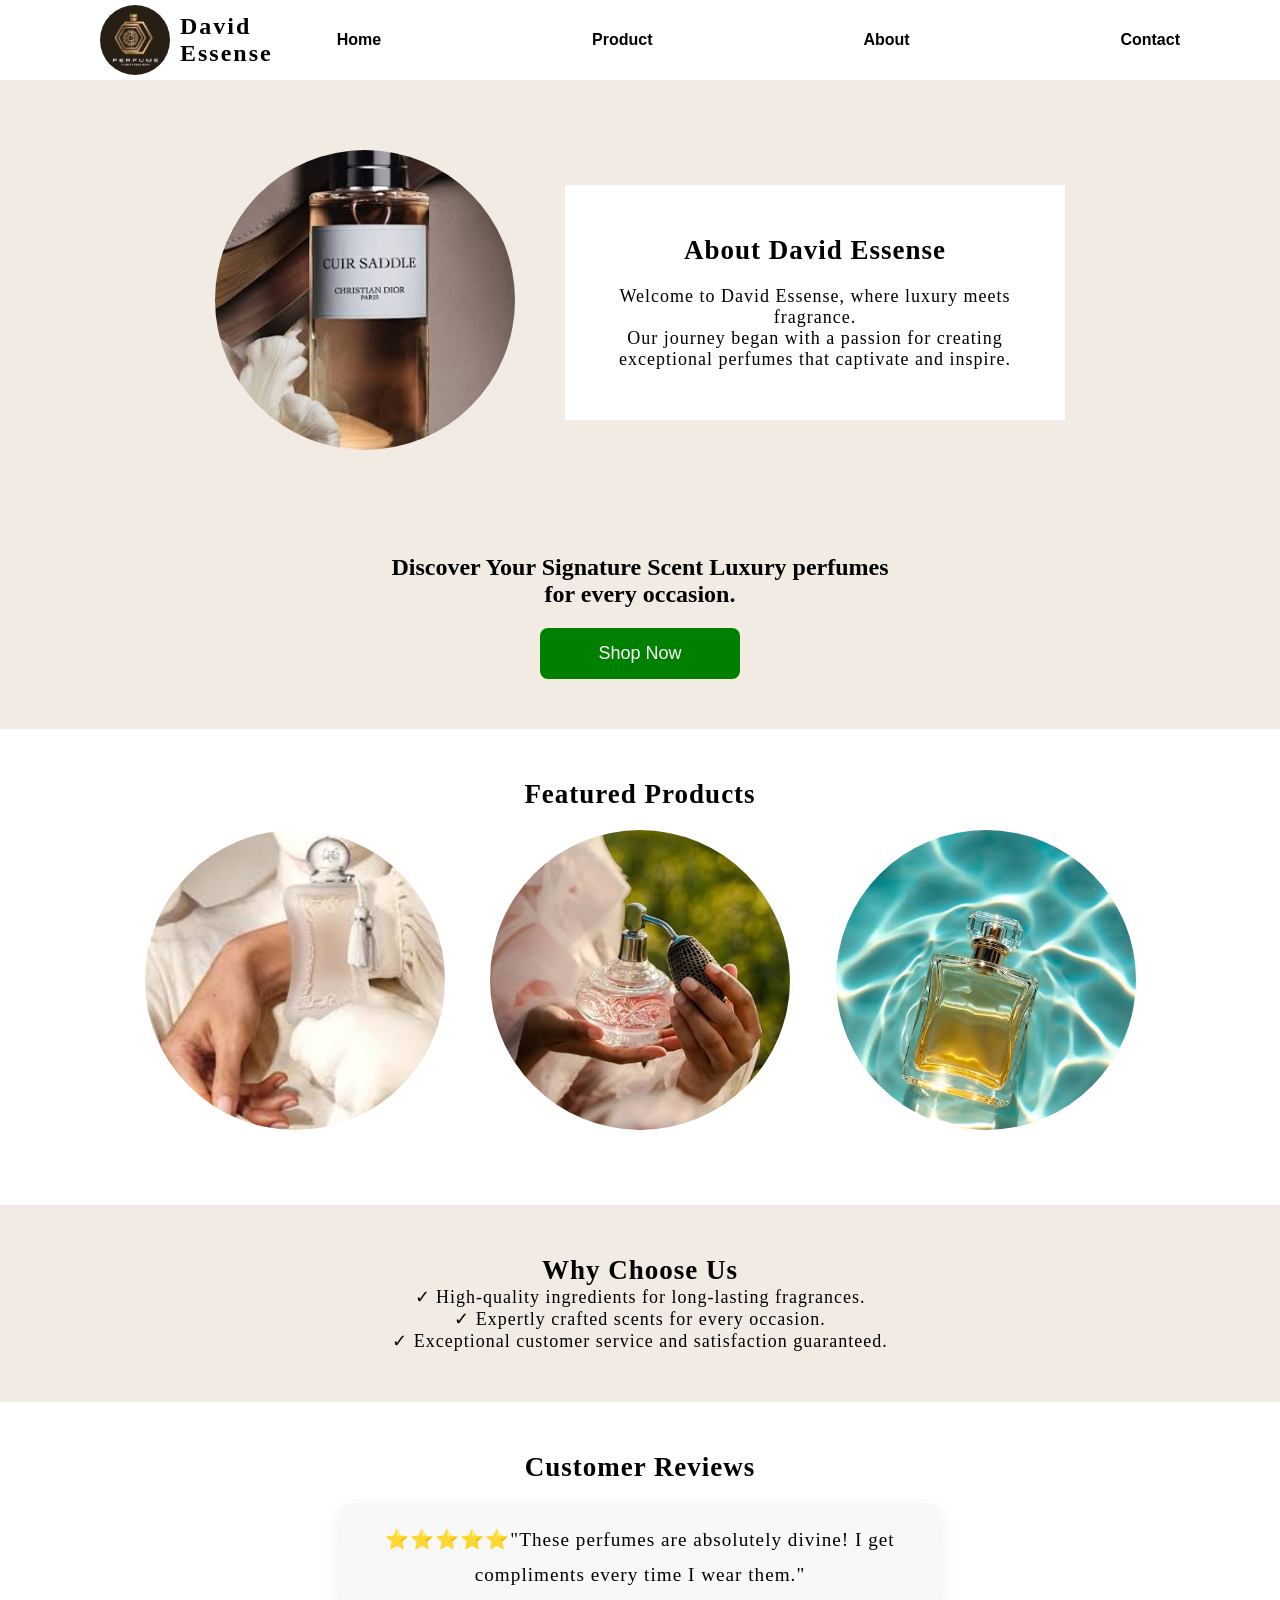
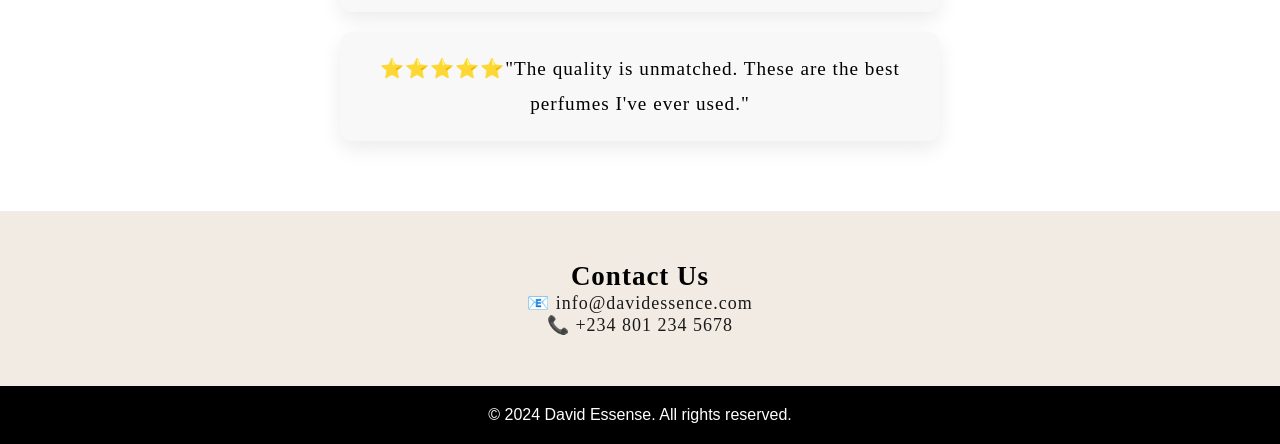
<file: index.html>
<!DOCTYPE html>
<html lang="en">
    
    <head>
        <meta charset="UTF-8">
        <meta http-equiv="X-UA-Compatible" content="IE=edge">
        <meta name="viewport" content="width=device-width, initial-scale=1.0">
        <title>Product</title>
        <link rel="stylesheet" href="style.css">
    </head>
    <body>
        <nav>
            <div class="logo">
                <img src="logo.jfif" alt="Logo">
                <h1>David Essense</h1>
            </div>
            <ul class="nav-links">
                <li><a href="index.html">Home</a></li>
                <li><a href="product.html">Product</a></li>
                <li><a href="#about">About</a></li>
                <li><a href="#contact">Contact</a></li>
            </ul>
     <div class="hamburger">
        ☰
    </div>
        </nav>
        <section class="about" id="about">
            <div class="about-img">
                <img src="perfume4.jfif" alt="About Image">
            </div>
        <div class="about-us">
            <h1>About David Essense</h1>
            <p>Welcome to David Essense, where luxury meets fragrance.<br> Our journey began with a passion for creating exceptional perfumes that captivate and inspire.</p>
        </div>
        </section>
        <div class="hero">
            <p>Discover Your Signature Scent Luxury perfumes <br>for every occasion.</p>
            <button class="homebuton" onclick="window.location.href='product.html'">Shop Now</button>
        </div>
        <div class="featured">
            <h2>Featured Products</h2>
            <img src="perfume.jfif" alt="featured product">
            <img src="perfume2.jfif" alt="featured product">
            <img src="perfume3.jfif" alt="featured product">
        </div>
        <div class="choose">
            <h2>Why Choose Us</h2>
            <ul>
                <li>✓ High-quality ingredients for long-lasting fragrances.</li>
                <li>✓ Expertly crafted scents for every occasion.</li>
                <li>✓ Exceptional customer service and satisfaction guaranteed.</li>
            </ul>
        </div>
        <div class="reviews">
            <h2>Customer Reviews</h2>
            <p>⭐⭐⭐⭐⭐"These perfumes are absolutely divine! I get compliments every time I wear them."</p>
            <p>⭐⭐⭐⭐⭐"The quality is unmatched. These are the best perfumes I've ever used."</p>
            </div>  
      <section class="contact" id="contact">
    <h2>Contact Us</h2>

    <p>
        📧
        <a href="mailto:info@davidessence.com">
            info@davidessence.com
        </a>
    </p>

    <p>
        📞
        <a href="tel:+2348012345678">
            +234 801 234 5678
        </a>
    </p>
</section>
        <div class="footer">
            <p>&copy; 2024 David Essense. All rights reserved.</p>
        </div>
        <script>
const hamburger = document.querySelector(".hamburger");
const navLinks = document.querySelector(".nav-links");

hamburger.addEventListener("click", (e) => {
    e.stopPropagation();
    navLinks.classList.toggle("active");
});

// Close menu when clicking anywhere outside
document.addEventListener("click", () => {
    navLinks.classList.remove("active");
});

// Prevent clicks inside the menu from closing it
navLinks.addEventListener("click", (e) => {
    e.stopPropagation();
});
</script>
    </body>
</html>
</file>
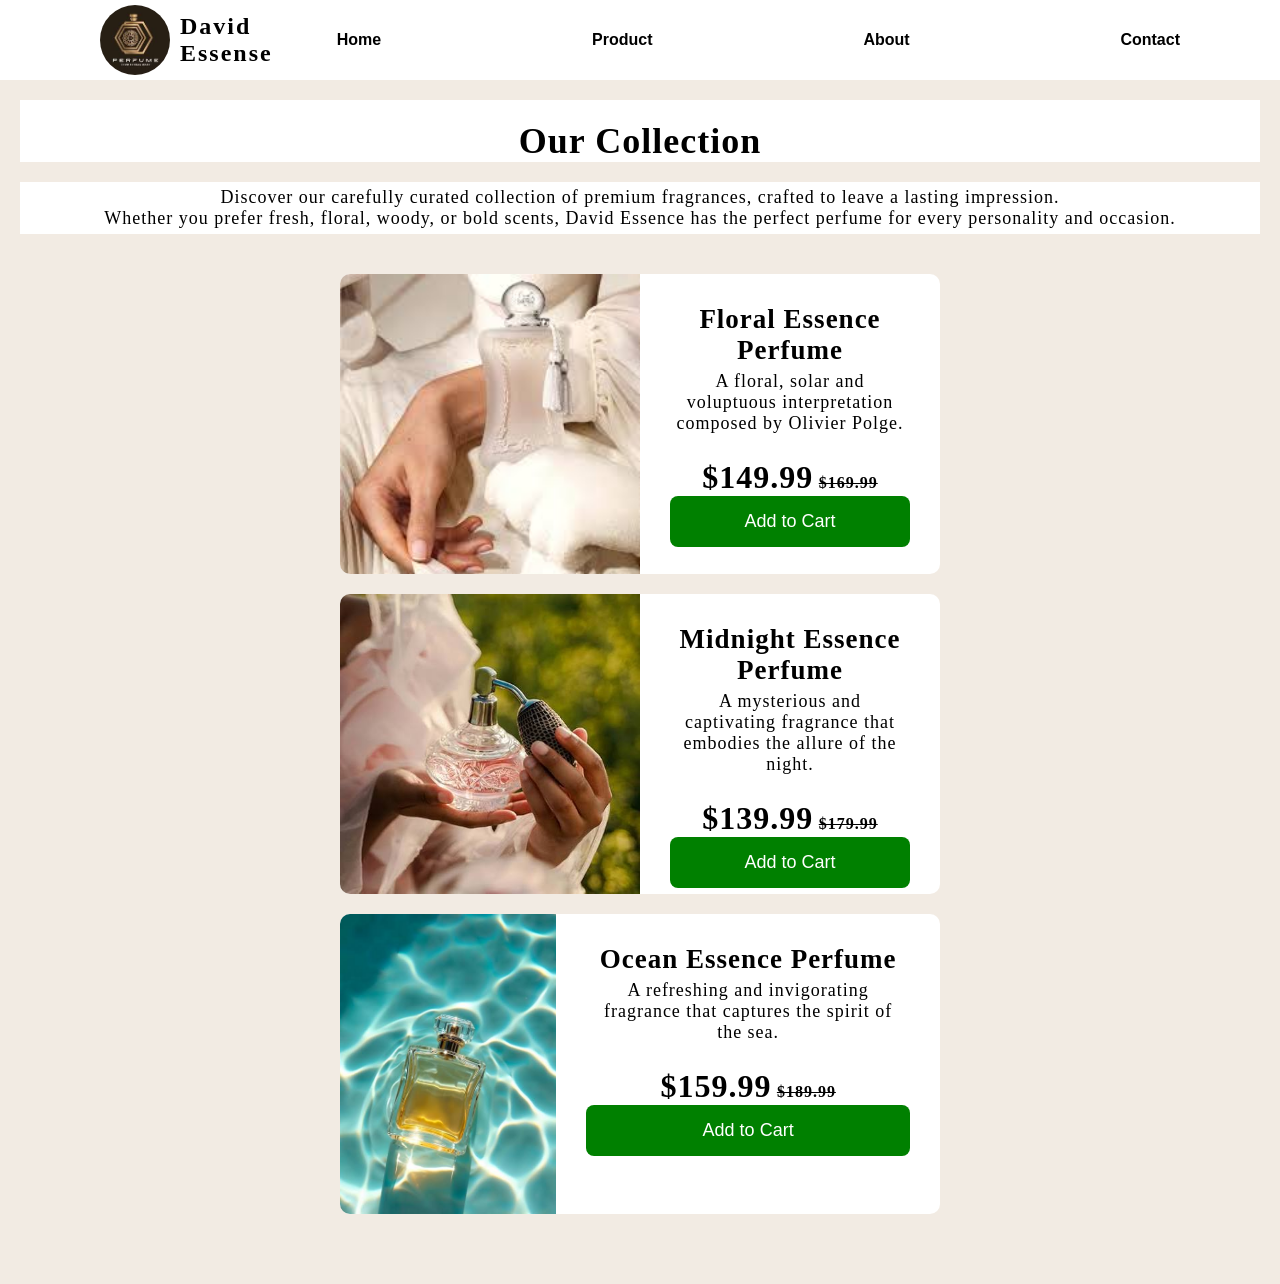
<file: product.html>
<!DOCTYPE html>
<html lang="en">
    <head>
        <meta charset="UTF-8">
        <meta name="viewport"
content="width=device-width, initial-scale=1.0">
<title>PRODUCT PRVIEW CARD</title>
<link rel="stylesheet" href="style.css">
    </head>
    <body>
         <nav>
            <div class="logo">
                <img src="logo.jfif" alt="Logo">
                <h1>David Essense</h1>
            </div>
            <ul class="nav-links">
                <li><a href="index.html">Home</a></li>
                <li><a href="product.html">Product</a></li>
                <li><a href="index.html">About</a></li>
                <li><a href="#contact">Contact</a></li>
            </ul>
            <div class="hamburger">
        ☰
    </div>
        </nav>
        <div class="collection">
        <h1>Our Collection</h1>
        <p> Discover our carefully curated collection of premium fragrances,
        crafted to leave a lasting impression.<br>Whether you prefer fresh,
        floral, woody, or bold scents, David Essence has the perfect perfume
        for every personality and occasion.</p>
        

    
   <div class="products">

        <div class="card">
            <img src="perfume.jfif" alt="product">

            <div class="content">
                <h2>Floral Essence Perfume</h2>
                <p>A floral, solar and voluptuous interpretation composed by Olivier Polge.</p>

                <div class="price">
                    <span class="current-price">$149.99</span>
                    <span class="old-price">$169.99</span>
                </div>

                <button>Add to Cart</button>
            </div>
        </div>

        <div class="card">
            <img src="perfume2.jfif" alt="product">

            <div class="content">
                <h2>Midnight Essence Perfume</h2>
                <p>A mysterious and captivating fragrance that embodies the allure of the night.</p>
                <div class="price">
                    <span class="current-price">$139.99</span>
                    <span class="old-price">$179.99</span>
                </div>

                <button>Add to Cart</button>
            </div>
        </div>
         <div class="card">
            <img src="perfume3.jfif" alt="product">

            <div class="content">
                <h2>Ocean Essence Perfume</h2>
                <p>A refreshing and invigorating fragrance that captures the spirit of the sea.</p>
                <div class="price">
                    <span class="current-price">$159.99</span>
                    <span class="old-price">$189.99</span>
                </div>

                <button>Add to Cart</button>
            </div>
        </div>

    </div>
    <script>
const hamburger = document.querySelector(".hamburger");
const navLinks = document.querySelector(".nav-links");

hamburger.addEventListener("click", (e) => {
    e.stopPropagation();
    navLinks.classList.toggle("active");
});

// Close menu when clicking anywhere outside
document.addEventListener("click", () => {
    navLinks.classList.remove("active");
});

// Prevent clicks inside the menu from closing it
navLinks.addEventListener("click", (e) => {
    e.stopPropagation();
});
</script>

</body>
</html>
</file>
<file: style.css>
*{
    margin:0;
    padding:0;
    box-sizing: border-box;
}
html {
    scroll-behavior: smooth;
    scroll-padding-top: 100px;
}
body{
    margin: 0;
    background:hsl(30, 38%, 92%);
    font-family: 'Poppins', sans-serif;
    flex-direction: column;
    padding-top: 50px;
}
.hamburger{
    display:none;
    font-size:30px;
    cursor:pointer;
}
nav {
    position: fixed;
    top: 0;
    left: 0;
    width: 100%;
    box-sizing: border-box;

    display: flex;
    align-items: center;
    gap: 40px;
    padding: 20px 100px;

    background: white;
    z-index: 1000;
}
.nav-links{
    display: flex;
    align-items: center;
    justify-content: space-between;
    width: 100%;
}
nav ul{
    display: flex;
    list-style: none;
    gap:30px;
}
nav ul li a{
    text-decoration: none;
    color: black;
    font-weight: bold;
}
nav ul li a:hover{
    color: green;
}
.logo{
    display: flex;
    align-items: center;
    gap: 10px;
    height: 40px;

}
.logo img {
    width: 70px;
    height: 70px;
    border-radius: 50%;
    object-fit: cover;
}
.logo h1 {
    margin: 0;
     font-family: "Cinzel", serif;
      font-weight: 700;
       letter-spacing: 2px;
}
.about{
    display: flex;
    align-items: center;
    justify-content: center;
    gap: 50px;
    padding: 50px 20px;
     padding-top: 150px;
    margin-top: -50px;
}
.about-img img{
    width: 300px;
    height: 300px;
    object-fit: cover;
    border-radius: 50%;
}
.about-us{
    text-align: center;
    padding: 50px 20px;
    font-size: large;
    font-family: "Cinzel", serif;
    letter-spacing: 1px;
    background: white;
    max-width: 500px;
}
.about-us h1{
    margin-bottom: 20px;
}
.hero{
    text-align: center;
    padding: 50px 20px;
}
.hero p{
    font-family: "Cinzel", serif;
    font-weight:bold;
    font-size: 1.5rem;
    margin-bottom: 20px;
}
.featured{
    text-align: center;
    padding: 50px 20px;
    font-size: large;
    font-family: "Cinzel", serif;
    letter-spacing: 1px;
    background: white;
}
.featured img{
    width: 300px;
    height: 300px;
    object-fit: cover;
    margin: 20px;
    border-radius: 50%;
    transition: transform 0.3s ease;
}
.featured img:hover {
    transform: scale(1.05);
}
.choose{
    text-align: center;
    padding: 50px 20px;
    font-size: large;
    font-family: "Cinzel", serif;
    letter-spacing: 1px;
}
.choose ul{
      list-style-position: inside;
      list-style:none;
      padding: 0;
      margin: 0;
}
.choose li{
     display: flex;
    align-items: center;
    gap: 10px;
    justify-content: center;
}
.homebuton{
    width: 200px;
    padding: 15px;
    border: none;
    border-radius: 8px;
    background:green;
    color:white;
    font-size: 18px;
    cursor: pointer;
}
.card{
    display: flex;
    width: 600px;
    height: 300px;
    background:white;
    border-radius: 10px;
    overflow: hidden;
      transition: transform .3s ease, box-shadow .3s ease;
}
.card:hover {
    transform: translateY(-8px);
    box-shadow: 0 15px 35px rgba(0,0,0,.15);
}
.card img{
    width: 300px;
    height: 300px;
    object-fit: cover;
}
.products{
    display: flex;
    flex-direction:column;
    gap:20px;
    align-items: center;
    padding: 20px;
}
.content{
    padding: 30px;
}
.current-price{
    font-size: 2rem;
    font-weight: bold;
}
.old-price{
    font-size: 1rem;
    font-weight: bold;
    text-decoration: line-through;

}
button{
    width: 100%;
    padding: 15px;
    border: none;
    border-radius: 8px;
    background:green;
    color:white;
    font-size: 18px;
    cursor: pointer;
}
button:hover{
    background: darkgreen;
}
.reviews{
    text-align: center;
    padding: 50px 20px;
    font-size: large;
    font-family: "Cinzel", serif;
    letter-spacing: 1px;
    background: white;
}
.reviews p{
    max-width: 600px;
    margin: 20px auto;
    padding: 20px;
    font-size: 1.2rem;
    line-height: 1.8;
    border-radius: 12px;
    background: #f8f8f8;
    box-shadow: 0 8px 20px rgba(0, 0, 0, 0.08);
}
.footer{
    text-align: center;
    padding: 20px;
    background: black;
    color:white;
}
.collection{
    text-align: center;
    padding: 50px 20px;
    font-size: large;
    font-family: "Cinzel", serif;
    letter-spacing: 1px;

}
.collection h1{
    margin-bottom: 20px;
      padding-top: 20px;
      background: white;

}
.collection p{
    margin-bottom: 20px;
    background: white;
    padding: 5px;
}
.contact{
    text-align: center;
    padding: 50px 20px;
    font-size: large;
    font-family: "Cinzel", serif;
    letter-spacing: 1px;
}
.contact a {
    color: #1a1a1a;
    text-decoration: none;
    transition: color 0.3s ease;
}

.contact a:hover {
    color: #C9A227;
}


@media (max-width: 768px) {
   .html{scroll-behavior: smooth;
    scroll-padding-top: 50px;}
    .body {
        padding-top: 100px;
    }
    .hamburger{
    display:block;
}

.nav-links{
    display:none;
    flex-direction:column;
    width:100%;
    text-align:center;
    margin-top:20px;
}

.nav-links.active{
    display:flex;
}

    .nav{
        flex-direction: column;
        padding: 20px;


    }
     .nav-links {
        flex-direction: column;
        align-items: center;
        gap: 15px;
     }
      .hero {
        padding: 30px 15px;
    }

    .hero p {
        font-size: 1.1rem;
        line-height: 1.6;
        margin-bottom: 15px;
    }

    .homebuton {
        width: 100%;
        max-width: 220px;
        padding: 12px;
        font-size: 16px;
    }
     .about {
         flex-direction: column;
        padding: 140px 20px 50px;
        gap: 30px;
        margin-top: 0;
    }
    .about-img img {
        width: 180px;
        height: 180px;
    }

    .about-us {
        max-width: 100%;
        padding: 0 10px;
    }

    .about-us h1 {
        font-size: 2rem;
        margin-bottom: 15px;
    }

    .about-us p {
        font-size: 1rem;
        line-height: 1.8;
    }

    .featured {
        padding: 60px 20px;
    }

    .featured h2 {
        font-size: 2rem;
        margin-bottom: 25px;
    }

    .featured img {
        width: 180px;
        height: 180px;
        margin: 15px auto;
        display: block;
    }
    .choose {
    padding: 40px 20px;
}

.choose h2 {
    font-size: 2rem;
    margin-bottom: 25px;
}

.choose ul {
    max-width: 320px;
    margin: 0 auto;
}

.choose li {
    justify-content: flex-start;
    text-align: left;
    font-size: 1rem;
    line-height: 1.8;
    margin-bottom: 15px;
}

    .reviews {
        padding: 40px 20px;
    }

    .reviews h2 {
        font-size: 2rem;
        margin-bottom: 25px;
    }

    .reviews p {
        max-width: 350px;
        margin: 20px auto;
        padding: 20px;
        font-size: 1rem;
        line-height: 1.8;
        border-radius: 12px;
        background: #f8f8f8;
        box-shadow: 0 8px 20px rgba(0, 0, 0, 0.08);
    }
    .contact {
    padding: 40px 20px;
}

.contact h2 {
    font-size: 2rem;
    margin-bottom: 20px;
}

.contact p {
    font-size: 1rem;
    line-height: 1.8;
    margin-bottom: 15px;
}

.contact a {
    font-size: 1rem;
    word-break: break-word;
}
.footer {
    padding: 15px;
    font-size: 0.9rem;
}
.products{
    flex-direction: column;
    gap: 15px;
    align-items: center;
    padding: 20px;
}
.card{
    width: 90%;
    height: auto;
    flex-direction: column;
    margin: 0 auto; 
}
.card img {
    width: 100%;
    height: 150px;
    object-fit: cover;
}
}
</file>
